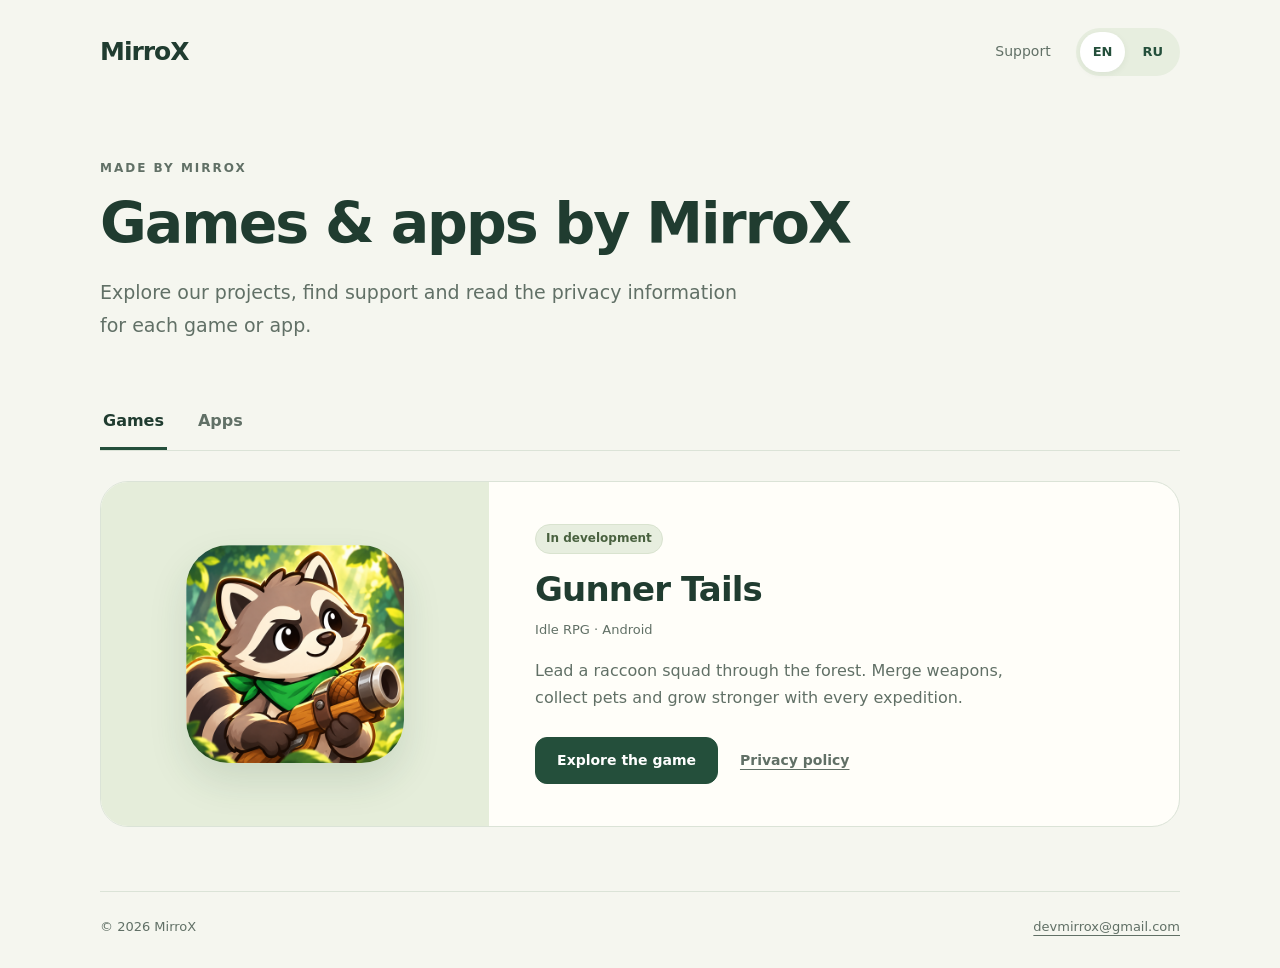
<file: index.html>
<!doctype html>
<html lang="en"><head><meta charset="utf-8"><meta name="viewport" content="width=device-width, initial-scale=1"><meta name="description" content="Games and apps by MirroX. Explore Gunner Tails, find support and read privacy information."><title>MirroX — Games & Apps</title><link rel="stylesheet" href="assets/site.css"></head>
<body data-page="home"><a class="skip" href="#main" data-en="Skip to content" data-ru="Перейти к содержимому">Skip to content</a>
<header class="top"><a class="wordmark" href="./" data-local>MirroX</a><div class="header-right"><a class="header-link" href="mailto:devmirrox@gmail.com" data-en="Support" data-ru="Поддержка">Support</a><div class="languages" aria-label="Language"><button type="button" data-lang="en" aria-pressed="true">EN</button><button type="button" data-lang="ru" aria-pressed="false">RU</button></div></div></header>
<main id="main" class="wrap"><section class="hero"><p class="eyebrow" data-en="Made by MirroX" data-ru="От MirroX">Made by MirroX</p><h1 data-en="Games & apps by MirroX" data-ru="Игры и приложения MirroX">Games & apps by MirroX</h1><p class="lead" data-en="Explore our projects, find support and read the privacy information for each game or app." data-ru="Знакомьтесь с нашими проектами, обращайтесь в поддержку и находите политику конфиденциальности нужной игры или приложения.">Explore our projects, find support and read the privacy information for each game or app.</p></section>
<div class="tabs" role="tablist" aria-label="Projects"><button id="tab-games" role="tab" data-tab="games" aria-selected="true" aria-controls="games" data-en="Games" data-ru="Игры">Games</button><button id="tab-apps" role="tab" data-tab="apps" aria-selected="false" aria-controls="apps" tabindex="-1" data-en="Apps" data-ru="Приложения">Apps</button></div>
<section class="panel" id="games" role="tabpanel" aria-labelledby="tab-games"><article class="game-card"><div class="game-art"><img src="assets/icon.png" width="512" height="512" alt="Gunner Tails"></div><div class="game-copy"><span class="status" data-en="In development" data-ru="В разработке">In development</span><h2>Gunner Tails</h2><p class="genre">Idle RPG · Android</p><p data-en="Lead a raccoon squad through the forest. Merge weapons, collect pets and grow stronger with every expedition." data-ru="Проведите отряд енотов через лес. Объединяйте оружие, собирайте питомцев и становитесь сильнее с каждой экспедицией.">Lead a raccoon squad through the forest. Merge weapons, collect pets and grow stronger with every expedition.</p><div class="actions"><a class="button" href="games/gunner-tails/" data-local data-en="Explore the game" data-ru="Об игре">Explore the game</a><a class="text-link" href="games/gunner-tails/privacy/" data-local data-en="Privacy policy" data-ru="Конфиденциальность">Privacy policy</a></div></div></article></section>
<section class="panel" id="apps" role="tabpanel" aria-labelledby="tab-apps" hidden><div class="empty"><p class="eyebrow" data-en="MirroX Apps" data-ru="Приложения MirroX">MirroX Apps</p><h2 data-en="A place for what's next" data-ru="Место для новых проектов">A place for what's next</h2><p data-en="No apps have been announced yet. Future apps and their support information will appear here." data-ru="Приложения пока не представлены. Здесь появятся новые проекты и информация об их поддержке.">No apps have been announced yet. Future apps and their support information will appear here.</p></div></section>
</main><footer><span>© 2026 MirroX</span><a href="mailto:devmirrox@gmail.com">devmirrox@gmail.com</a></footer><script src="assets/site.js" defer></script></body></html>
</file>
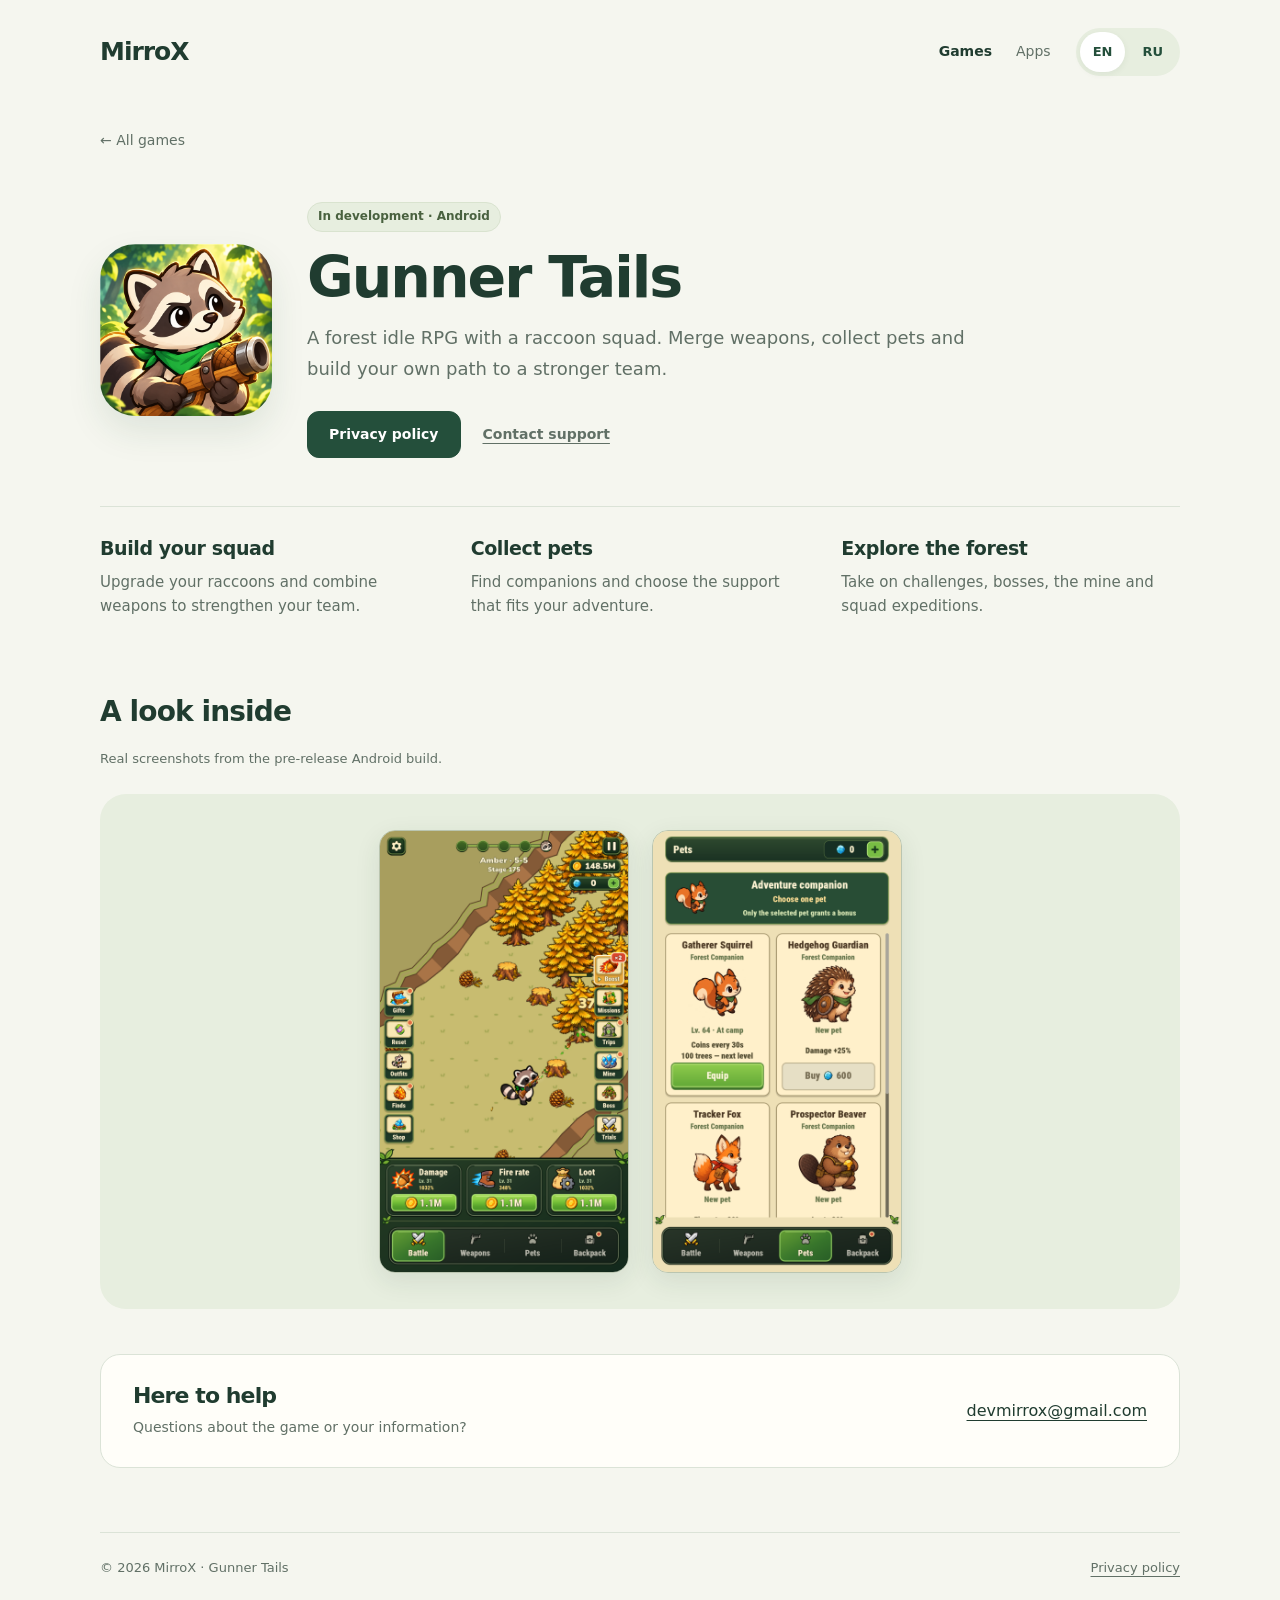
<file: games/gunner-tails/index.html>
<!doctype html>
<html lang="en"><head><meta charset="utf-8"><meta name="viewport" content="width=device-width, initial-scale=1"><meta name="description" content="Gunner Tails: Idle RPG by MirroX. A raccoon squad, weapon merging, pets and forest expeditions."><title>Gunner Tails — MirroX</title><link rel="icon" href="../../assets/icon.png"><link rel="stylesheet" href="../../assets/site.css"></head>
<body data-page="game"><a class="skip" href="#main" data-en="Skip to content" data-ru="Перейти к содержимому">Skip to content</a><header class="top"><a class="wordmark" href="../../" data-local>MirroX</a><div class="header-right"><nav class="subnav" aria-label="Projects"><a href="../../#games" data-local aria-current="page" data-en="Games" data-ru="Игры">Games</a><a href="../../#apps" data-local data-en="Apps" data-ru="Приложения">Apps</a></nav><div class="languages" aria-label="Language"><button type="button" data-lang="en" aria-pressed="true">EN</button><button type="button" data-lang="ru" aria-pressed="false">RU</button></div></div></header>
<main class="wrap" id="main"><a class="breadcrumb" href="../../#games" data-local data-en="← All games" data-ru="← Все игры">← All games</a><section class="game-hero"><img class="icon" src="../../assets/icon.png" width="512" height="512" alt="Gunner Tails"><div><span class="status" data-en="In development · Android" data-ru="В разработке · Android">In development · Android</span><h1>Gunner Tails</h1><p class="lead" data-en="A forest idle RPG with a raccoon squad. Merge weapons, collect pets and build your own path to a stronger team." data-ru="Лесная idle RPG с отрядом енотов. Объединяйте оружие, собирайте питомцев и развивайте собственную стратегию усиления команды.">A forest idle RPG with a raccoon squad. Merge weapons, collect pets and build your own path to a stronger team.</p><div class="actions"><a class="button" href="privacy/" data-local data-en="Privacy policy" data-ru="Политика конфиденциальности">Privacy policy</a><a class="text-link" href="mailto:devmirrox@gmail.com" data-en="Contact support" data-ru="Написать в поддержку">Contact support</a></div></div></section>
<section class="features" aria-label="Game features"><div><h2 data-en="Build your squad" data-ru="Соберите отряд">Build your squad</h2><p data-en="Upgrade your raccoons and combine weapons to strengthen your team." data-ru="Улучшайте енотов и объединяйте оружие, усиливая команду.">Upgrade your raccoons and combine weapons to strengthen your team.</p></div><div><h2 data-en="Collect pets" data-ru="Собирайте питомцев">Collect pets</h2><p data-en="Find companions and choose the support that fits your adventure." data-ru="Находите спутников и выбирайте помощников для своего приключения.">Find companions and choose the support that fits your adventure.</p></div><div><h2 data-en="Explore the forest" data-ru="Исследуйте лес">Explore the forest</h2><p data-en="Take on challenges, bosses, the mine and squad expeditions." data-ru="Проходите испытания, сражайтесь с боссами, посещайте шахту и экспедиции отряда.">Take on challenges, bosses, the mine and squad expeditions.</p></div></section>
<section class="media-section"><h2 class="section-heading" data-en="A look inside" data-ru="Внутри игры">A look inside</h2><p class="section-note" data-en="Real screenshots from the pre-release Android build." data-ru="Реальные скриншоты предрелизной сборки Android.">Real screenshots from the pre-release Android build.</p><div class="screenshots"><img src="../../assets/gunner-tails-forest.png" width="1080" height="1920" alt="Gunner Tails forest gameplay" loading="lazy"><img src="../../assets/gunner-tails-pets.png" width="1080" height="1920" alt="Gunner Tails pets" loading="lazy"></div></section>
<section class="support-box"><div><h2 data-en="Here to help" data-ru="Поддержка игры">Here to help</h2><p data-en="Questions about the game or your information?" data-ru="Вопросы об игре или ваших данных?">Questions about the game or your information?</p></div><a href="mailto:devmirrox@gmail.com">devmirrox@gmail.com</a></section></main>
<footer><span>© 2026 MirroX · Gunner Tails</span><a href="privacy/" data-local data-en="Privacy policy" data-ru="Политика конфиденциальности">Privacy policy</a></footer><script src="../../assets/site.js" defer></script></body></html>
</file>
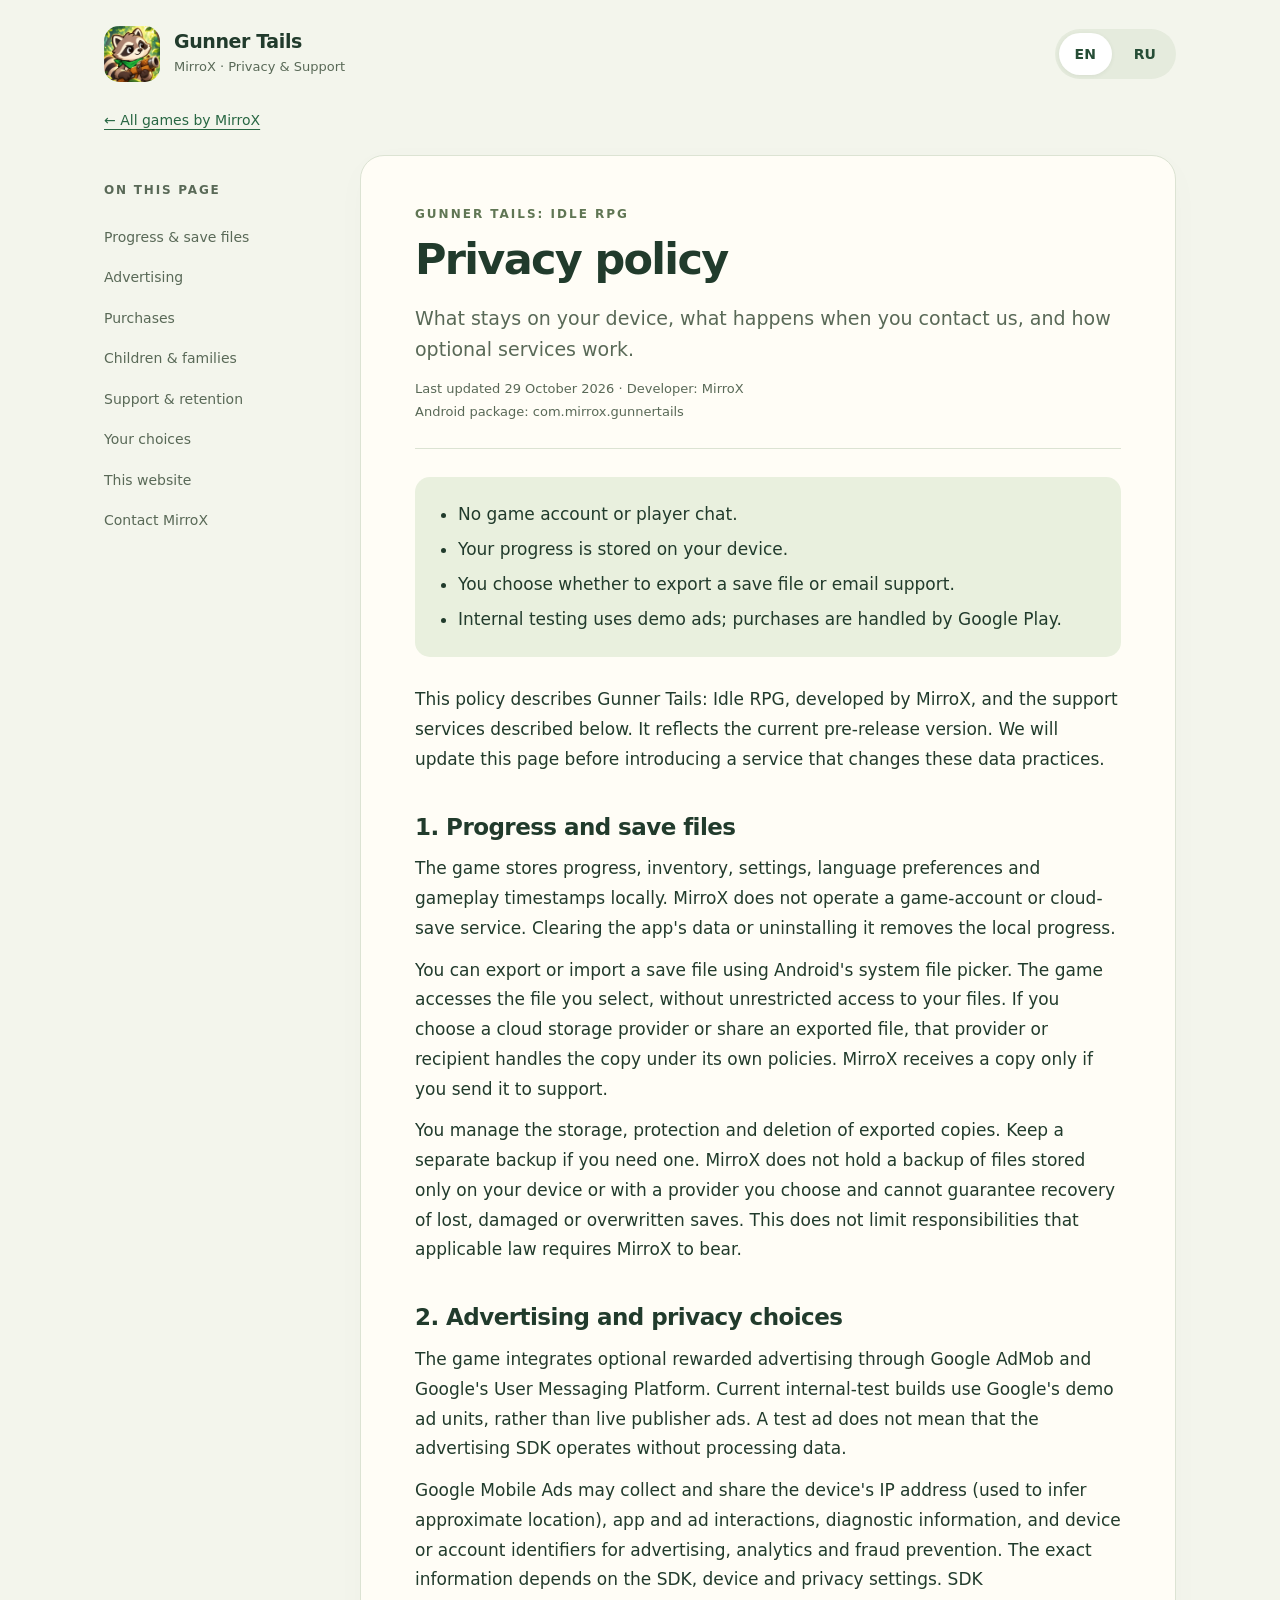
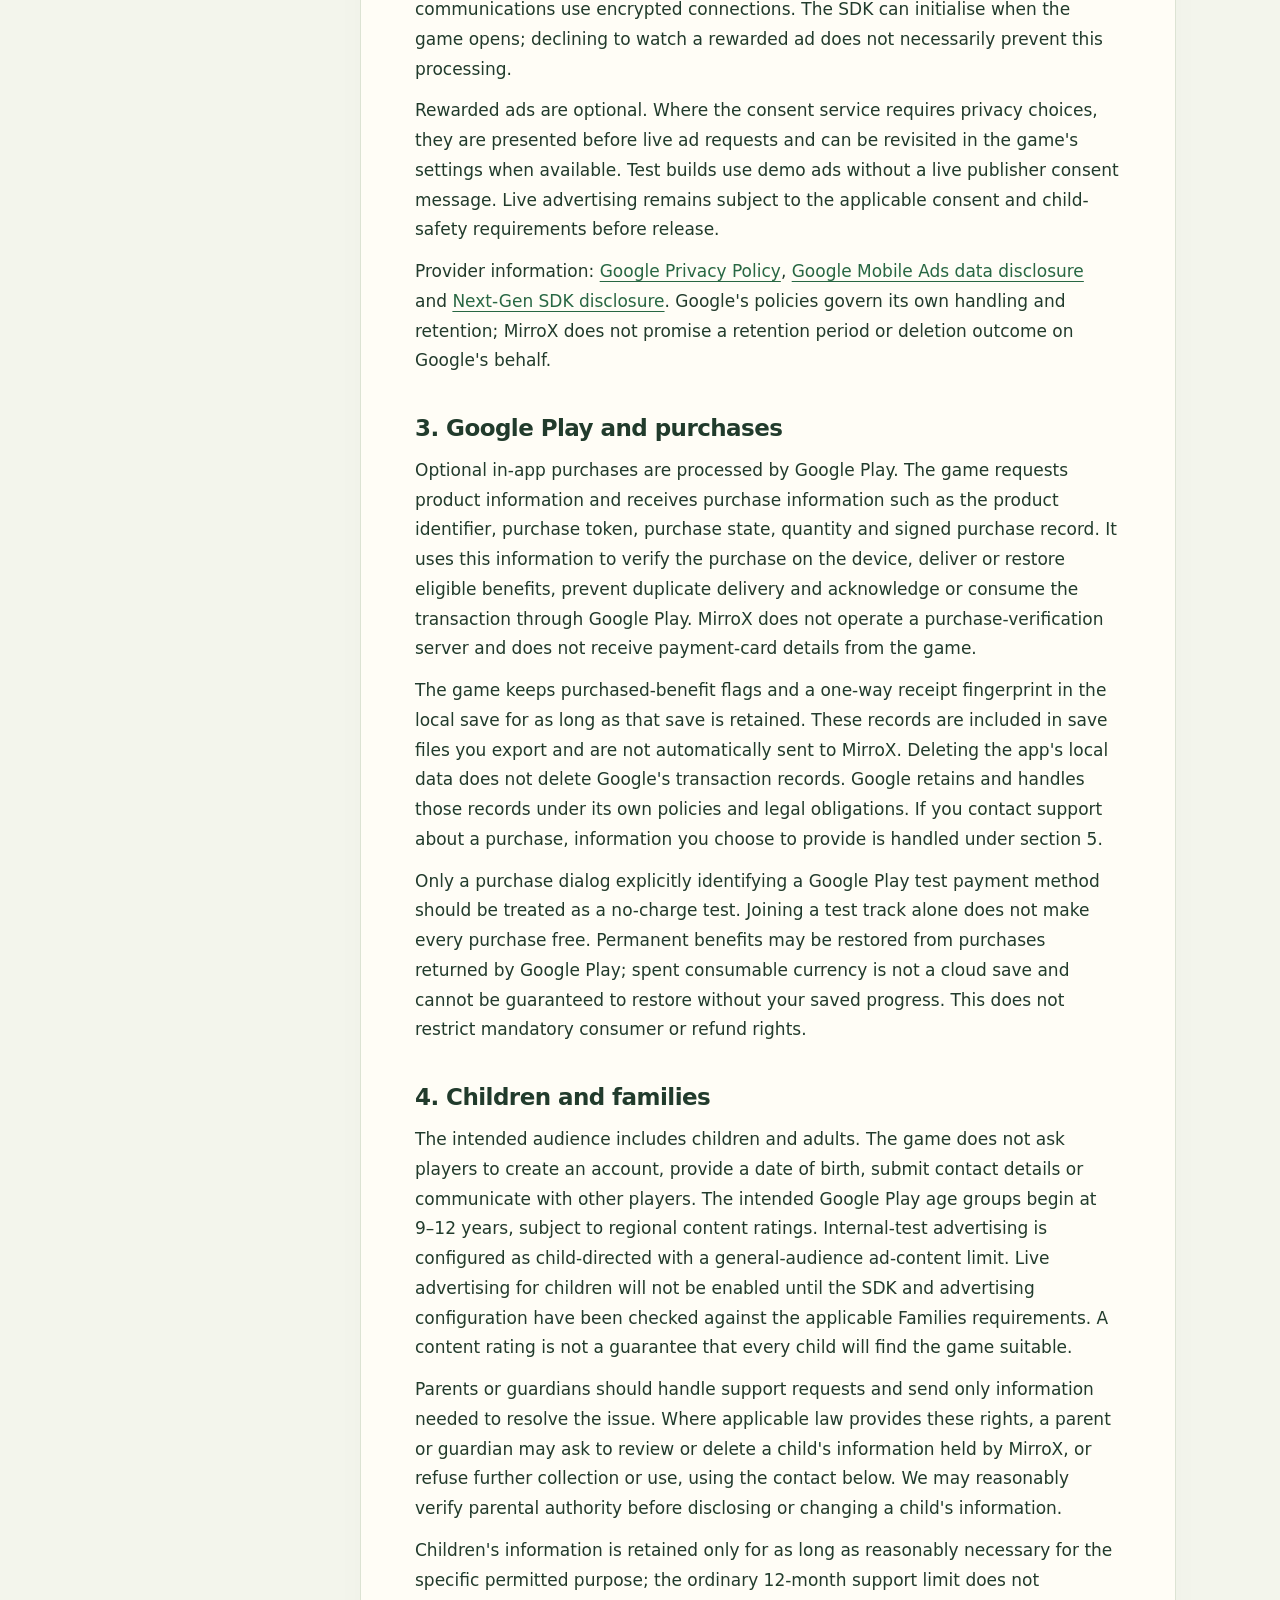
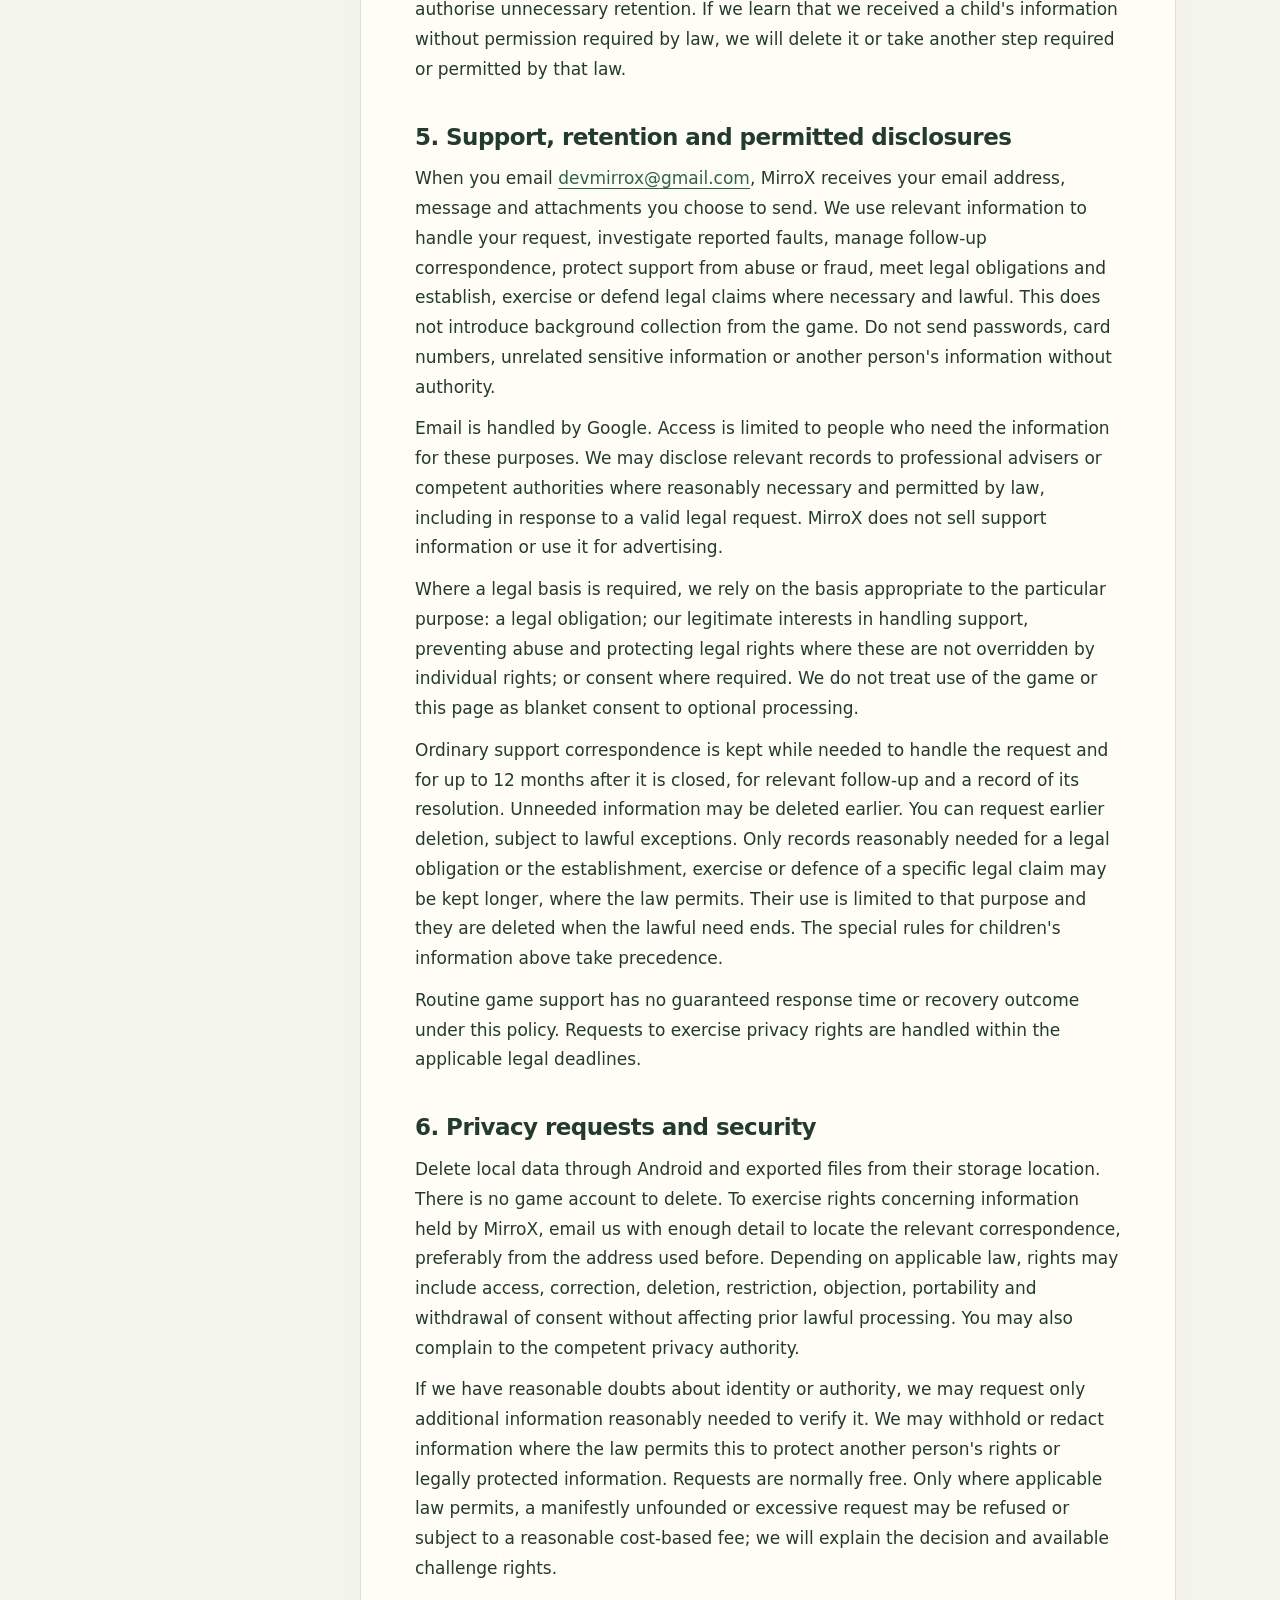
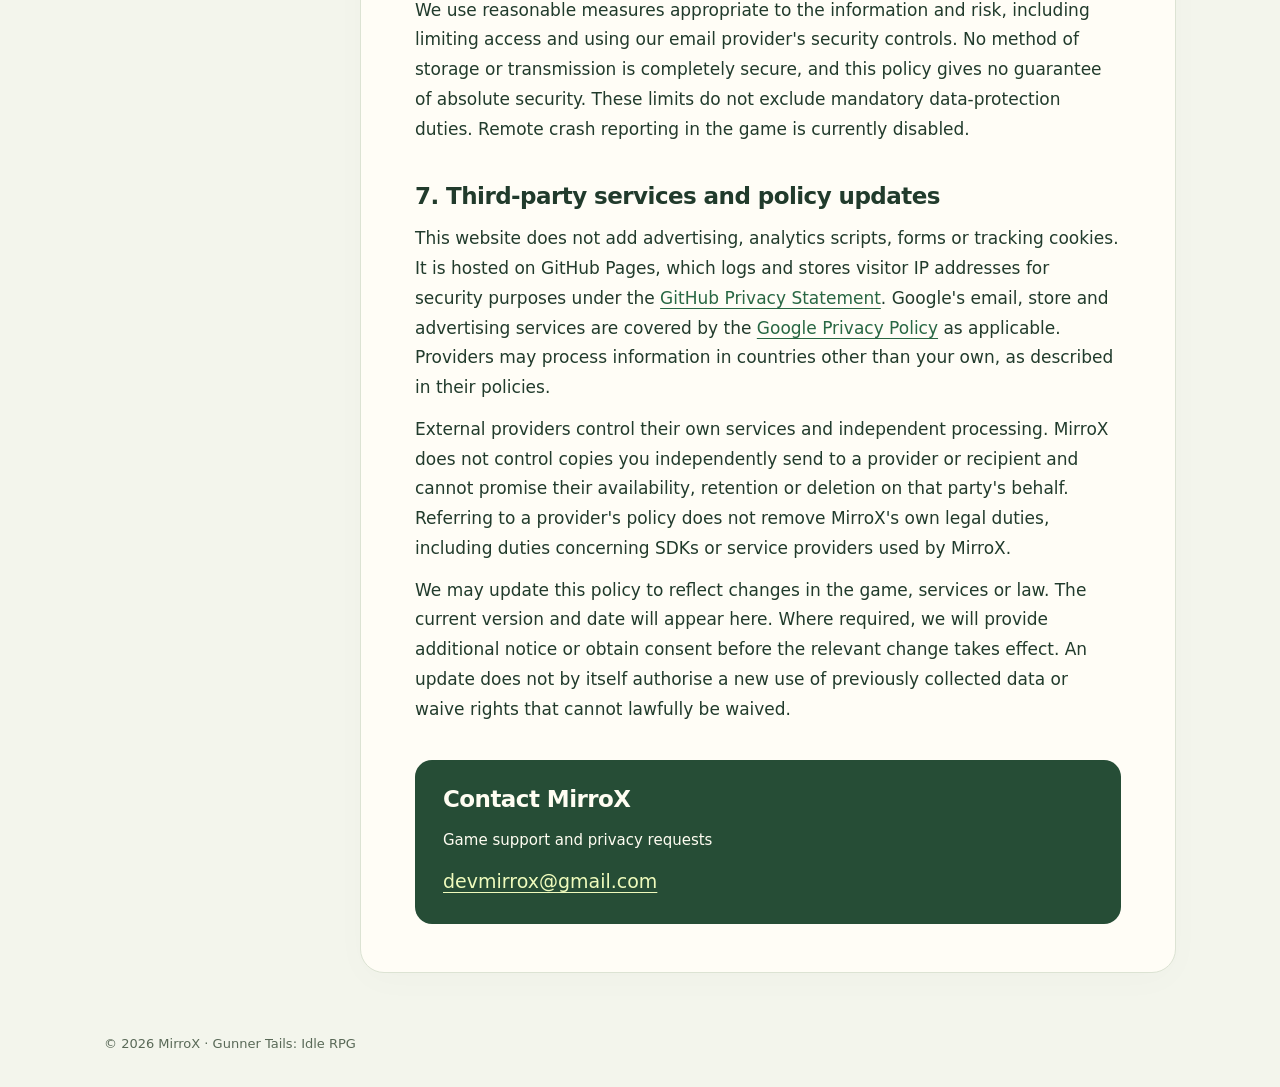
<file: games/gunner-tails/privacy/index.html>
<!doctype html>
<html lang="en">
<head>
<meta charset="utf-8"><meta name="viewport" content="width=device-width, initial-scale=1">
<meta name="description" content="Privacy information and support for Gunner Tails: Idle RPG by MirroX.">

<title>Gunner Tails — Privacy & Support</title>
<link rel="icon" href="../../../assets/icon.png">
<style>
:root{color-scheme:light;--ink:#213b2c;--muted:#596957;--paper:#fffdf6;--line:#dce3d3;--green:#264d36;--accent:#e9f0de}*{box-sizing:border-box}html{scroll-behavior:smooth;scroll-padding-top:100px}body{margin:0;background:#f3f5ec;color:var(--ink);font:17px/1.75 system-ui,-apple-system,BlinkMacSystemFont,"Segoe UI",sans-serif}a{color:#286743;text-underline-offset:4px}a:hover{text-decoration-thickness:2px}button,a{touch-action:manipulation}a:focus-visible,button:focus-visible{outline:3px solid #849a3b;outline-offset:5px}.top{max-width:1120px;margin:auto;display:flex;align-items:center;justify-content:space-between;gap:20px;padding:26px 24px}.brand{display:flex;align-items:center;gap:14px;text-decoration:none;color:var(--ink)}.brand img{width:56px;height:56px;border-radius:15px}.brand strong{display:block;font-size:19px;line-height:1.3;letter-spacing:-.4px}.brand small{display:block;color:var(--muted);font-size:13px;margin-top:3px}.languages{display:flex;gap:6px;padding:4px;background:#e5ebdd;border-radius:28px}.languages button{border:0;background:transparent;padding:9px 16px;border-radius:24px;font:600 14px system-ui;color:var(--green);cursor:pointer;min-height:42px}.languages button[aria-pressed=true]{background:white;box-shadow:0 1px 4px #28432a13}.review{width:calc(100% - 48px);max-width:1072px;margin:0 auto 28px;background:#fff3d6;border:1px solid #eadcb3;padding:14px 20px;border-radius:12px;font-size:14px;color:#624d24}.shell{max-width:1120px;margin:0 auto;display:grid;grid-template-columns:220px minmax(0,1fr);gap:36px;padding:0 24px 60px}nav{position:sticky;top:28px;align-self:start;padding-top:25px}nav p{font-size:12px;font-weight:700;letter-spacing:1.8px;color:var(--muted);margin:0 0 16px}nav a{display:block;font-size:14px;text-decoration:none;padding:8px 0;color:var(--muted)}nav a:hover{color:var(--green)}article{background:var(--paper);border:1px solid var(--line);border-radius:24px;padding:48px 54px;box-shadow:0 8px 36px #24492b05}h1{font-size:43px;letter-spacing:-1.7px;line-height:1.13;margin:10px 0 20px;font-weight:740}h2{font-size:23px;letter-spacing:-.55px;line-height:1.3;margin:38px 0 12px}p{margin:12px 0}.eyebrow{color:#607654;font-size:12px;font-weight:750;letter-spacing:2px}.intro{font-size:19px;line-height:1.65;color:var(--muted)}.meta{font-size:13px;color:var(--muted);padding-bottom:25px;margin-bottom:28px;border-bottom:1px solid var(--line)}.summary{padding:18px 23px;border-radius:15px;background:var(--accent);margin:28px 0}.summary ul{padding-left:20px;margin:0}.summary li{margin:5px 0}.release{border-left:3px solid #9daa74;padding:3px 0 3px 18px;color:var(--muted);font-size:15px}ul{padding-left:23px}li{margin:8px 0}.contact{margin-top:36px;background:var(--green);color:#fffdf2;border-radius:17px;padding:25px 28px}.contact h2{color:inherit;margin:0 0 10px}.contact p{font-size:15px}.contact a{color:#effbbd;font-size:19px;overflow-wrap:anywhere}footer{max-width:1120px;margin:auto;padding:0 24px 32px;color:var(--muted);font-size:13px}section[hidden],article[hidden],nav[hidden]{display:none}.skip{position:absolute;top:-90px;left:12px;background:white;padding:12px;z-index:10}.skip:focus{top:12px}@media(max-width:800px){.shell{display:block;max-width:740px}.review{margin:0 24px 22px}nav{display:none}article{padding:35px 30px}h1{font-size:37px}.top{max-width:740px}}@media(max-width:450px){body{font-size:16px}.top{padding:18px;gap:8px}.brand img{width:46px;height:46px;border-radius:12px}.brand strong{font-size:16px}.brand small{font-size:11px}.languages button{padding:8px 11px}.review{margin:0 16px 18px;padding:12px 15px}.shell{padding:0 16px 32px}article{padding:28px 23px;border-radius:19px}h1{font-size:34px}.intro{font-size:17px}h2{font-size:21px}.summary{padding:15px 18px}.contact{padding:22px}.contact a{font-size:17px}}@media(max-width:450px){article[lang=ru] h1{font-size:clamp(22px,7vw,28px);letter-spacing:-1px}.review{width:calc(100% - 32px)}}@media(prefers-reduced-motion:reduce){html{scroll-behavior:auto}}
.catalog-return{max-width:1120px;margin:0 auto 22px;padding:0 24px;font-size:14px}</style>
</head>
<body>
<a class="skip" href="#policy-en">Skip to privacy policy</a>
<header class="top"><a class="brand" href="../"><img src="../../../assets/icon.png" alt="Gunner Tails raccoon" width="56" height="56"><span><strong>Gunner Tails</strong><small>MirroX · Privacy & Support</small></span></a><div class="languages" aria-label="Language"><button type="button" data-lang="en" aria-pressed="true">EN</button><button type="button" data-lang="ru" aria-pressed="false">RU</button></div></header>

<div class="catalog-return"><a data-catalog href="../../../#games">← All games by MirroX</a></div>
<main class="shell">
<nav id="nav-en" aria-label="On this page"><p>ON THIS PAGE</p><a href="#progress-en">Progress & save files</a><a href="#ads-en">Advertising</a><a href="#purchases-en">Purchases</a><a href="#children-en">Children & families</a><a href="#support-en">Support & retention</a><a href="#choices-en">Your choices</a><a href="#website-en">This website</a><a href="#contact-en">Contact MirroX</a></nav>
<article id="policy-en" lang="en"><div class="eyebrow">GUNNER TAILS: IDLE RPG</div><h1>Privacy policy</h1><p class="intro">What stays on your device, what happens when you contact us, and how optional services work.</p><p class="meta">Last updated 29 October 2026 · Developer: MirroX<br>Android package: com.mirrox.gunnertails</p>
<div class="summary"><ul><li>No game account or player chat.</li><li>Your progress is stored on your device.</li><li>You choose whether to export a save file or email support.</li><li>Internal testing uses demo ads; purchases are handled by Google Play.</li></ul></div>
<p>This policy describes Gunner Tails: Idle RPG, developed by MirroX, and the support services described below. It reflects the current pre-release version. We will update this page before introducing a service that changes these data practices.</p>
<h2 id="progress-en">1. Progress and save files</h2>
<p>The game stores progress, inventory, settings, language preferences and gameplay timestamps locally. MirroX does not operate a game-account or cloud-save service. Clearing the app's data or uninstalling it removes the local progress.</p>
<p>You can export or import a save file using Android's system file picker. The game accesses the file you select, without unrestricted access to your files. If you choose a cloud storage provider or share an exported file, that provider or recipient handles the copy under its own policies. MirroX receives a copy only if you send it to support.</p>
<p>You manage the storage, protection and deletion of exported copies. Keep a separate backup if you need one. MirroX does not hold a backup of files stored only on your device or with a provider you choose and cannot guarantee recovery of lost, damaged or overwritten saves. This does not limit responsibilities that applicable law requires MirroX to bear.</p>
<h2 id="ads-en">2. Advertising and privacy choices</h2>
<p>The game integrates optional rewarded advertising through Google AdMob and Google's User Messaging Platform. Current internal-test builds use Google's demo ad units, rather than live publisher ads. A test ad does not mean that the advertising SDK operates without processing data.</p>
<p>Google Mobile Ads may collect and share the device's IP address (used to infer approximate location), app and ad interactions, diagnostic information, and device or account identifiers for advertising, analytics and fraud prevention. The exact information depends on the SDK, device and privacy settings. SDK communications use encrypted connections. The SDK can initialise when the game opens; declining to watch a rewarded ad does not necessarily prevent this processing.</p>
<p>Rewarded ads are optional. Where the consent service requires privacy choices, they are presented before live ad requests and can be revisited in the game's settings when available. Test builds use demo ads without a live publisher consent message. Live advertising remains subject to the applicable consent and child-safety requirements before release.</p>
<p>Provider information: <a href="https://policies.google.com/privacy" rel="noopener">Google Privacy Policy</a>, <a href="https://developers.google.com/admob/android/privacy/play-data-disclosure" rel="noopener">Google Mobile Ads data disclosure</a> and <a href="https://developers.google.com/admob/android/next-gen/privacy/play-data-disclosure" rel="noopener">Next-Gen SDK disclosure</a>. Google's policies govern its own handling and retention; MirroX does not promise a retention period or deletion outcome on Google's behalf.</p>
<h2 id="purchases-en">3. Google Play and purchases</h2>
<p>Optional in-app purchases are processed by Google Play. The game requests product information and receives purchase information such as the product identifier, purchase token, purchase state, quantity and signed purchase record. It uses this information to verify the purchase on the device, deliver or restore eligible benefits, prevent duplicate delivery and acknowledge or consume the transaction through Google Play. MirroX does not operate a purchase-verification server and does not receive payment-card details from the game.</p>
<p>The game keeps purchased-benefit flags and a one-way receipt fingerprint in the local save for as long as that save is retained. These records are included in save files you export and are not automatically sent to MirroX. Deleting the app's local data does not delete Google's transaction records. Google retains and handles those records under its own policies and legal obligations. If you contact support about a purchase, information you choose to provide is handled under section 5.</p>
<p>Only a purchase dialog explicitly identifying a Google Play test payment method should be treated as a no-charge test. Joining a test track alone does not make every purchase free. Permanent benefits may be restored from purchases returned by Google Play; spent consumable currency is not a cloud save and cannot be guaranteed to restore without your saved progress. This does not restrict mandatory consumer or refund rights.</p>
<h2 id="children-en">4. Children and families</h2>
<p>The intended audience includes children and adults. The game does not ask players to create an account, provide a date of birth, submit contact details or communicate with other players. The intended Google Play age groups begin at 9–12 years, subject to regional content ratings. Internal-test advertising is configured as child-directed with a general-audience ad-content limit. Live advertising for children will not be enabled until the SDK and advertising configuration have been checked against the applicable Families requirements. A content rating is not a guarantee that every child will find the game suitable.</p>
<p>Parents or guardians should handle support requests and send only information needed to resolve the issue. Where applicable law provides these rights, a parent or guardian may ask to review or delete a child's information held by MirroX, or refuse further collection or use, using the contact below. We may reasonably verify parental authority before disclosing or changing a child's information.</p>
<p>Children's information is retained only for as long as reasonably necessary for the specific permitted purpose; the ordinary 12-month support limit does not authorise unnecessary retention. If we learn that we received a child's information without permission required by law, we will delete it or take another step required or permitted by that law.</p>
<h2 id="support-en">5. Support, retention and permitted disclosures</h2>
<p>When you email <a href="mailto:devmirrox@gmail.com">devmirrox@gmail.com</a>, MirroX receives your email address, message and attachments you choose to send. We use relevant information to handle your request, investigate reported faults, manage follow-up correspondence, protect support from abuse or fraud, meet legal obligations and establish, exercise or defend legal claims where necessary and lawful. This does not introduce background collection from the game. Do not send passwords, card numbers, unrelated sensitive information or another person's information without authority.</p>
<p>Email is handled by Google. Access is limited to people who need the information for these purposes. We may disclose relevant records to professional advisers or competent authorities where reasonably necessary and permitted by law, including in response to a valid legal request. MirroX does not sell support information or use it for advertising.</p>
<p>Where a legal basis is required, we rely on the basis appropriate to the particular purpose: a legal obligation; our legitimate interests in handling support, preventing abuse and protecting legal rights where these are not overridden by individual rights; or consent where required. We do not treat use of the game or this page as blanket consent to optional processing.</p>
<p>Ordinary support correspondence is kept while needed to handle the request and for up to 12 months after it is closed, for relevant follow-up and a record of its resolution. Unneeded information may be deleted earlier. You can request earlier deletion, subject to lawful exceptions. Only records reasonably needed for a legal obligation or the establishment, exercise or defence of a specific legal claim may be kept longer, where the law permits. Their use is limited to that purpose and they are deleted when the lawful need ends. The special rules for children's information above take precedence.</p>
<p>Routine game support has no guaranteed response time or recovery outcome under this policy. Requests to exercise privacy rights are handled within the applicable legal deadlines.</p>
<h2 id="choices-en">6. Privacy requests and security</h2>
<p>Delete local data through Android and exported files from their storage location. There is no game account to delete. To exercise rights concerning information held by MirroX, email us with enough detail to locate the relevant correspondence, preferably from the address used before. Depending on applicable law, rights may include access, correction, deletion, restriction, objection, portability and withdrawal of consent without affecting prior lawful processing. You may also complain to the competent privacy authority.</p>
<p>If we have reasonable doubts about identity or authority, we may request only additional information reasonably needed to verify it. We may withhold or redact information where the law permits this to protect another person's rights or legally protected information. Requests are normally free. Only where applicable law permits, a manifestly unfounded or excessive request may be refused or subject to a reasonable cost-based fee; we will explain the decision and available challenge rights.</p>
<p>We use reasonable measures appropriate to the information and risk, including limiting access and using our email provider's security controls. No method of storage or transmission is completely secure, and this policy gives no guarantee of absolute security. These limits do not exclude mandatory data-protection duties. Remote crash reporting in the game is currently disabled.</p>
<h2 id="website-en">7. Third-party services and policy updates</h2>
<p>This website does not add advertising, analytics scripts, forms or tracking cookies. It is hosted on GitHub Pages, which logs and stores visitor IP addresses for security purposes under the <a href="https://docs.github.com/en/site-policy/privacy-policies/github-general-privacy-statement">GitHub Privacy Statement</a>. Google's email, store and advertising services are covered by the <a href="https://policies.google.com/privacy">Google Privacy Policy</a> as applicable. Providers may process information in countries other than your own, as described in their policies.</p>
<p>External providers control their own services and independent processing. MirroX does not control copies you independently send to a provider or recipient and cannot promise their availability, retention or deletion on that party's behalf. Referring to a provider's policy does not remove MirroX's own legal duties, including duties concerning SDKs or service providers used by MirroX.</p>
<p>We may update this policy to reflect changes in the game, services or law. The current version and date will appear here. Where required, we will provide additional notice or obtain consent before the relevant change takes effect. An update does not by itself authorise a new use of previously collected data or waive rights that cannot lawfully be waived.</p>
<div class="contact" id="contact-en"><h2>Contact MirroX</h2><p>Game support and privacy requests</p><a href="mailto:devmirrox@gmail.com">devmirrox@gmail.com</a></div></article>
<nav id="nav-ru" aria-label="На этой странице" hidden><p>НА ЭТОЙ СТРАНИЦЕ</p><a href="#progress-ru">Прогресс и файлы</a><a href="#ads-ru">Реклама</a><a href="#purchases-ru">Покупки</a><a href="#children-ru">Дети и семьи</a><a href="#support-ru">Обращения и хранение</a><a href="#choices-ru">Ваш выбор</a><a href="#website-ru">Этот сайт</a><a href="#contact-ru">Связаться с MirroX</a></nav>
<article id="policy-ru" lang="ru" hidden><div class="eyebrow">GUNNER TAILS: IDLE RPG</div><h1>Конфиденциальность</h1><p class="intro">Что остаётся на устройстве, как мы обрабатываем обращения и как работают дополнительные сервисы.</p><p class="meta">Обновлено 29 октября 2026 года · Разработчик: MirroX<br>Пакет Android: com.mirrox.gunnertails</p>
<div class="summary"><ul><li>В игре нет аккаунтов и чата между игроками.</li><li>Прогресс хранится на вашем устройстве.</li><li>Выгрузка сохранения и письмо в поддержку — ваш выбор.</li><li>Во внутреннем тестировании используется демонстрационная реклама; покупки обрабатывает Google Play.</li></ul></div>
<p>Эта политика описывает Gunner Tails: Idle RPG от MirroX и работу поддержки. Текст соответствует текущей предрелизной версии. Перед включением сервиса, меняющего обработку данных, мы обновим эту страницу.</p>
<h2 id="progress-ru">1. Прогресс и файлы сохранения</h2>
<p>Прогресс, инвентарь, настройки, язык и игровые отметки времени хранятся локально. У MirroX нет сервиса игровых аккаунтов или облачных сохранений. Очистка данных приложения или его удаление удаляет локальный прогресс.</p>
<p>Выгрузка и загрузка сохранения используют системный выбор файла Android. Игра получает доступ к выбранному файлу, без неограниченного доступа ко всем файлам устройства. Если вы выберете облачное хранилище или отправите файл другому человеку, обработка копии зависит от этого сервиса или получателя. MirroX получает копию только при её отправке в поддержку.</p>
<p>Вы управляете хранением, защитой и удалением выгруженных копий. При необходимости сохраняйте отдельную резервную копию. MirroX не хранит резервную копию файлов, находящихся только на вашем устройстве или в выбранном вами хранилище, и не гарантирует восстановление утраченных, повреждённых или перезаписанных сохранений. Это не ограничивает ответственность, которую применимый закон обязательно возлагает на MirroX.</p>
<h2 id="ads-ru">2. Реклама и выбор конфиденциальности</h2>
<p>Игра интегрирует добровольную рекламу за награду через Google AdMob и платформу согласия Google UMP. В текущих сборках внутреннего тестирования используются демонстрационные рекламные блоки Google, а не рабочая реклама издателя. Тестовая реклама не означает, что рекламный SDK работает без обработки данных.</p>
<p>Google Mobile Ads может собирать и передавать IP-адрес устройства (для определения приблизительного местоположения), действия в приложении и рекламе, диагностические сведения, идентификаторы устройства или аккаунта — для рекламы, аналитики и предотвращения мошенничества. Точный состав зависит от SDK, устройства и настроек конфиденциальности. Соединения SDK шифруются. SDK может инициализироваться при открытии игры; отказ от просмотра рекламы за награду не обязательно предотвращает такую обработку.</p>
<p>Просмотр рекламы за награду добровольный. Когда сервис согласия требует выбора, он предоставляется до запросов рабочей рекламы; доступные настройки можно повторно открыть в игре. Тестовые сборки используют демонстрационную рекламу без формы согласия рабочего издателя. До выпуска рабочей рекламы необходимо соблюсти применимые требования к согласию и защите детей.</p>
<p>Подробности: <a href="https://policies.google.com/privacy">политика Google</a>, <a href="https://developers.google.com/admob/android/privacy/play-data-disclosure">сведения о данных Google Mobile Ads</a> и <a href="https://developers.google.com/admob/android/next-gen/privacy/play-data-disclosure">сведения о Next-Gen SDK</a>. Google определяет собственные правила обработки и хранения; MirroX не обещает от имени Google конкретный срок хранения или результат удаления.</p>
<h2 id="purchases-ru">3. Google Play и покупки</h2>
<p>Добровольные встроенные покупки обрабатывает Google Play. Игра запрашивает сведения о товарах и получает информацию о покупке: идентификатор товара, токен, состояние, количество и подписанную запись операции. Эти сведения используются для проверки покупки на устройстве, выдачи или восстановления доступных преимуществ, предотвращения повторного начисления и подтверждения либо потребления операции через Google Play. MirroX не использует сервер проверки покупок и не получает из игры реквизиты банковской карты.</p>
<p>Признаки купленных преимуществ и односторонний цифровой отпечаток квитанции хранятся в локальном сохранении, пока оно сохраняется. Эти записи входят в выгружаемые вами файлы прогресса и не отправляются MirroX автоматически. Удаление локальных данных игры не удаляет записи операций Google. Google хранит и обрабатывает их по своим правилам и правовым обязанностям. Сведения, которые вы сами присылаете в поддержку по поводу покупки, обрабатываются согласно разделу 5.</p>
<p>Считать покупку тестом без списания можно только тогда, когда окно Google Play явно показывает тестовый способ оплаты. Само участие в тестировании не делает все покупки бесплатными. Постоянные преимущества могут восстанавливаться из покупок, возвращаемых Google Play; потраченная валюта не является облачным сохранением, и её восстановление без вашего файла прогресса не гарантируется. Это не ограничивает обязательные права потребителя или права на возврат.</p>
<h2 id="children-ru">4. Дети и семьи</h2>
<p>Предполагаемая аудитория включает детей и взрослых. Игра не предлагает создать аккаунт, указать дату рождения или контакты и не позволяет общаться с другими игроками. Предполагаемые группы Google Play начинаются с 9–12 лет с учётом региональных возрастных рейтингов. Внутренняя тестовая реклама настроена как предназначенная для детей с ограничением содержания для общей аудитории. Рабочая реклама для детей не будет включена до проверки SDK и рекламных настроек по применимым требованиям Families. Возрастной рейтинг не гарантирует, что игра подойдёт каждому ребёнку.</p>
<p>Обращаться в поддержку рекомендуется родителям или опекунам, сообщая только необходимые для решения вопроса сведения. Если применимый закон предусматривает такие права, родитель или опекун может запросить просмотр или удаление имеющихся у MirroX сведений о ребёнке либо отказать в их дальнейшем сборе или использовании через контакт ниже. Перед раскрытием или изменением сведений о ребёнке мы можем разумным способом проверить полномочия заявителя.</p>
<p>Сведения о детях хранятся лишь столько, сколько разумно необходимо для конкретной разрешённой цели; обычный предел в 12 месяцев для поддержки не разрешает хранить ненужные сведения. Если станет известно, что сведения о ребёнке получены без требуемого законом разрешения, мы удалим их либо примем другую меру, предусмотренную или допускаемую этим законом.</p>
<h2 id="support-ru">5. Поддержка, хранение и допустимая передача</h2>
<p>Когда вы пишете на <a href="mailto:devmirrox@gmail.com">devmirrox@gmail.com</a>, MirroX получает адрес отправителя, сообщение и выбранные вами вложения. Нужные сведения используются для обработки обращения, разбора ошибок, последующей переписки, защиты поддержки от злоупотреблений и мошенничества, исполнения правовых обязанностей и, при необходимости и законности, предъявления, осуществления или защиты правовых требований. Это не вводит фоновый сбор данных из игры. Не присылайте пароли, номера карт, посторонние чувствительные сведения или данные других людей без полномочий.</p>
<p>Почту обслуживает Google. Доступ ограничивается лицами, которым сведения нужны для этих целей. Мы можем передать относящиеся к вопросу записи профессиональным консультантам или компетентным органам, когда это разумно необходимо и разрешено законом, в том числе по действительному правовому запросу. MirroX не продаёт сведения обращений и не использует их для рекламы.</p>
<p>Когда требуется правовое основание, мы используем подходящее для конкретной цели: правовую обязанность; законные интересы в работе поддержки, предотвращении злоупотреблений и защите прав, если права человека не имеют над ними приоритета; либо согласие, когда оно требуется. Использование игры или этой страницы не считается безусловным согласием на любую дополнительную обработку.</p>
<p>Обычная переписка поддержки хранится, пока она нужна для обработки обращения, и до 12 месяцев после его закрытия — для связанных уточнений и записи о решении. Ненужные сведения могут удаляться раньше. Можно запросить более раннее удаление с учётом законных исключений. Дольше могут храниться только записи, разумно необходимые для правовой обязанности либо предъявления, осуществления или защиты конкретного правового требования, если это допускает закон. Их использование ограничивается этой целью; после прекращения законной необходимости они удаляются. Особые правила о сведениях детей выше имеют приоритет.</p>
<p>Эта политика не гарантирует срок ответа обычной игровой поддержки или результат восстановления прогресса. Запросы о реализации прав на конфиденциальность рассматриваются в сроки, установленные применимым законом.</p>
<h2 id="choices-ru">6. Запросы о данных и безопасность</h2>
<p>Локальные данные удаляются средствами Android, выгруженные файлы — из выбранного хранилища. Игровых аккаунтов для удаления нет. Для реализации прав в отношении данных у MirroX напишите нам, указав достаточно сведений для поиска переписки, желательно с ранее использованного адреса. В зависимости от применимого закона права могут включать доступ, исправление, удаление, ограничение обработки, возражение, переносимость и отзыв согласия без отмены законности прежней обработки. Также можно обратиться в компетентный орган защиты данных.</p>
<p>При разумных сомнениях в личности или полномочиях мы можем запросить только дополнительные сведения, разумно необходимые для проверки. Когда закон это позволяет, отдельные сведения могут не предоставляться или скрываться для защиты прав других лиц либо информации, охраняемой законом. Запросы обычно бесплатны. Только если применимый закон допускает это, явно необоснованный или чрезмерный запрос может быть отклонён либо облагаться разумной платой, основанной на затратах; мы объясним решение и доступные способы его обжалования.</p>
<p>Мы применяем разумные меры, соразмерные сведениям и рискам, включая ограничение доступа и средства безопасности почтового провайдера. Ни один способ хранения или передачи не обеспечивает полную безопасность; эта политика не даёт такой гарантии. Эти ограничения не отменяют обязательных обязанностей по защите данных. Удалённая отправка сведений о сбоях игры сейчас выключена.</p>
<h2 id="website-ru">7. Сторонние сервисы и обновления политики</h2>
<p>На сайте нет добавленных нами рекламных или аналитических скриптов, форм и отслеживающих cookies. Он размещён на GitHub Pages, который регистрирует и хранит IP-адреса посетителей в целях безопасности согласно <a href="https://docs.github.com/en/site-policy/privacy-policies/github-general-privacy-statement">политике GitHub</a>. К почте, магазину и рекламным сервисам Google применяется <a href="https://policies.google.com/privacy">политика Google</a> в соответствующей части. Провайдеры могут обрабатывать сведения за пределами вашей страны, как описано в их политиках.</p>
<p>Сторонние провайдеры управляют своими сервисами и самостоятельной обработкой данных. MirroX не контролирует копии, которые вы самостоятельно направили провайдеру или получателю, и не может от их имени обещать доступность, сроки хранения или удаление. Ссылка на политику провайдера не снимает собственных правовых обязанностей MirroX, включая обязанности в отношении используемых SDK и поставщиков услуг.</p>
<p>Мы можем обновлять политику при изменении игры, сервисов или законодательства. Текущая версия и дата публикуются здесь. Когда это требуется, до вступления соответствующего изменения в силу предоставляется дополнительное уведомление или запрашивается согласие. Само обновление не разрешает новое использование ранее собранных данных и не отменяет права, от которых нельзя отказаться по закону.</p>
<div class="contact" id="contact-ru"><h2>Связаться с MirroX</h2><p>Поддержка игры и запросы о конфиденциальности</p><a href="mailto:devmirrox@gmail.com">devmirrox@gmail.com</a></div></article>
</main><footer>© 2026 MirroX · Gunner Tails: Idle RPG</footer>
<script>
const langButtons=document.querySelectorAll('[data-lang]');
function language(lang){document.documentElement.lang=lang;for(const code of ['en','ru']){document.getElementById('policy-'+code).hidden=code!==lang;document.getElementById('nav-'+code).hidden=code!==lang;}langButtons.forEach(b=>b.setAttribute('aria-pressed',String(b.dataset.lang===lang)));document.querySelector('.brand').href='../?lang='+lang;const catalog=document.querySelector('[data-catalog]');catalog.href='../../../?lang='+lang+'#games';catalog.textContent=lang==='ru'?'← Все игры MirroX':'← All games by MirroX';const skip=document.querySelector('.skip');skip.href='#policy-'+lang;skip.textContent=lang==='ru'?'Перейти к политике':'Skip to privacy policy';}
langButtons.forEach(b=>b.addEventListener('click',()=>{language(b.dataset.lang);const u=new URL(location.href);u.searchParams.set('lang',b.dataset.lang);u.hash=b.dataset.lang;history.replaceState(null,'',u.pathname+u.search+u.hash);}));const initialAnchor=location.hash.slice(1);if(new URLSearchParams(location.search).get('lang')==='ru'||initialAnchor==='ru'||initialAnchor.endsWith('-ru'))language('ru');const initialTarget=document.getElementById(initialAnchor);if(initialTarget)initialTarget.scrollIntoView();
</script>
</body></html>
</file>
<file: assets/site.css>
:root{color-scheme:light;--paper:#f5f6ef;--surface:#fffef9;--ink:#203c30;--muted:#617066;--line:#dbe3d7;--green:#244f3b;--pale:#e7eedf;--accent:#d8e8ba}*{box-sizing:border-box}body{margin:0;background:var(--paper);color:var(--ink);font:16px/1.65 system-ui,-apple-system,BlinkMacSystemFont,"Segoe UI",sans-serif}a{color:inherit;text-underline-offset:4px}button{font:inherit}a,button{touch-action:manipulation}button{cursor:pointer}a:focus-visible,button:focus-visible{outline:3px solid #799747;outline-offset:5px}img{max-width:100%;height:auto;display:block}header,.wrap,footer{width:min(1080px,calc(100% - 48px));margin:auto}.top{display:flex;align-items:center;justify-content:space-between;gap:22px;padding:28px 0}.wordmark{font-size:25px;font-weight:800;letter-spacing:-1px;text-decoration:none}.header-right{display:flex;align-items:center;gap:25px}.header-link{font-size:14px;color:var(--muted);text-decoration:none}.languages{display:flex;gap:4px;padding:4px;background:var(--pale);border-radius:30px}.languages button{border:0;background:transparent;color:var(--green);padding:8px 13px;font-size:13px;font-weight:700;border-radius:24px;min-height:40px}.languages button[aria-pressed=true]{background:white;box-shadow:0 2px 7px #1f3e2510}.hero{padding:55px 0 38px;max-width:760px}.eyebrow{margin:0 0 14px;font-size:12px;letter-spacing:2px;font-weight:750;color:var(--muted);text-transform:uppercase}h1{font-size:clamp(35px,5vw,57px);line-height:1.08;letter-spacing:-2px;margin:0 0 22px;font-weight:760}h2{line-height:1.2;letter-spacing:-.9px}p{margin:0 0 16px}.lead{font-size:19px;line-height:1.7;color:var(--muted);max-width:660px}.tabs{display:flex;gap:28px;border-bottom:1px solid var(--line);margin-bottom:30px}.tabs button{background:none;border:0;border-bottom:3px solid transparent;padding:13px 3px;color:var(--muted);font-weight:650;font-size:16px;min-height:50px}.tabs button[aria-selected=true]{color:var(--ink);border-color:var(--green)}[hidden]{display:none!important}.panel{animation:appear .2s ease-out}.game-card{display:grid;grid-template-columns:36% 1fr;background:var(--surface);border:1px solid var(--line);border-radius:28px;overflow:hidden}.game-art{padding:40px;background:#e5edda;display:flex;align-items:center;justify-content:center;min-height:330px}.game-art img{width:218px;border-radius:43px;box-shadow:0 18px 38px #204c3021}.game-copy{padding:42px 46px}.status{display:inline-block;background:var(--pale);color:#49613f;border:1px solid #d9e3cf;padding:4px 10px;border-radius:20px;font-size:12px;font-weight:650}.game-copy h2{font-size:34px;margin:15px 0 9px}.game-copy .genre{font-size:13px;color:var(--muted);margin-bottom:18px}.game-copy>p{max-width:480px;color:var(--muted)}.actions{display:flex;align-items:center;gap:22px;flex-wrap:wrap;margin-top:26px}.button{display:inline-flex;justify-content:center;align-items:center;min-height:47px;padding:11px 21px;background:var(--green);color:white;border:1px solid var(--green);border-radius:12px;font-weight:650;text-decoration:none;font-size:14px;transition:transform .15s,background .15s}.button:hover{background:#306449}.button:active{transform:scale(.98)}.text-link{font-size:14px;font-weight:550;color:var(--muted)}.empty{background:var(--surface);border:1px solid var(--line);border-radius:26px;min-height:260px;padding:55px;text-align:center;display:flex;align-items:center;justify-content:center;flex-direction:column}.empty h2{font-size:28px;margin:0 0 15px}.empty p{max-width:450px;color:var(--muted)}.section-note{font-size:13px;color:var(--muted);margin-top:19px}footer{border-top:1px solid var(--line);margin-top:64px;padding:24px 0 30px;display:flex;justify-content:space-between;align-items:center;gap:20px;font-size:13px;color:var(--muted)}footer a{overflow-wrap:anywhere}.subnav{display:flex;gap:24px}.subnav a{font-size:14px;text-decoration:none;color:var(--muted)}.subnav a[aria-current=page]{color:var(--ink);font-weight:700}.breadcrumb{display:inline-block;margin:25px 0 26px;font-size:14px;color:var(--muted);text-decoration:none}.game-hero{display:grid;grid-template-columns:172px 1fr;gap:35px;align-items:center;padding:24px 0 48px}.game-hero>.icon{width:172px;border-radius:35px;box-shadow:0 16px 35px #204c301a}.game-hero h1{font-size:clamp(38px,5vw,57px);margin:15px 0}.game-hero .lead{max-width:690px;font-size:18px}.features{display:grid;grid-template-columns:repeat(3,minmax(0,1fr));gap:32px;border-top:1px solid var(--line);padding:30px 0 40px}.features h2{font-size:19px;margin:0 0 10px;letter-spacing:-.4px}.features p{font-size:15px;color:var(--muted)}.media-section{padding:20px 0 15px}.section-heading{font-size:28px;margin:0 0 10px}.screenshots{display:grid;grid-template-columns:repeat(2,minmax(0,250px));gap:23px;justify-content:center;background:var(--pale);padding:36px;border-radius:26px;margin-top:25px}.screenshots img{width:100%;height:auto;border:1px solid #bac5b0;border-radius:16px;box-shadow:0 8px 26px #213b2c19}.support-box{display:flex;align-items:center;justify-content:space-between;gap:25px;margin-top:30px;padding:28px 32px;background:var(--surface);border:1px solid var(--line);border-radius:20px}.support-box h2{font-size:22px;margin:0 0 7px}.support-box p{color:var(--muted);font-size:14px;margin:0}.support-box a{overflow-wrap:anywhere}.skip{position:absolute;left:16px;top:-90px;padding:10px;background:white;z-index:4}.skip:focus{top:10px}@keyframes appear{from{opacity:0;transform:translateY(5px)}to{opacity:1;transform:none}}@media(max-width:760px){.hero{padding-top:35px}.game-card{grid-template-columns:1fr}.game-art{min-height:240px;padding:30px}.game-art img{width:170px;border-radius:34px}.game-copy{padding:30px}.game-copy h2{font-size:30px}.game-hero{grid-template-columns:118px 1fr;gap:22px;align-items:start}.game-hero>.icon{width:118px;border-radius:25px}.game-hero h1{font-size:38px}.features{gap:22px}.support-box{align-items:flex-start;flex-direction:column}.subnav{gap:16px}.header-right{gap:18px}.header-link{display:none}}@media(max-width:480px){header,.wrap,footer{width:calc(100% - 32px)}.top{padding:20px 0}.hero{padding:28px 0 25px}h1{font-size:39px;letter-spacing:-1.4px}.lead{font-size:17px}.game-copy{padding:26px}.game-art{min-height:220px}.game-art img{width:158px;border-radius:31px}.actions{gap:17px}.game-hero{grid-template-columns:1fr;padding-top:5px;gap:22px}.game-hero>.icon{width:108px;border-radius:23px}.game-hero h1{font-size:39px}.features{grid-template-columns:1fr;gap:18px;padding-bottom:25px}.features p{margin-bottom:0}.screenshots{padding:17px;gap:12px;border-radius:18px}.screenshots img{border-radius:10px}.empty{padding:38px 24px}.empty h2{font-size:25px}.support-box{padding:24px}footer{align-items:flex-start;flex-direction:column;gap:7px;margin-top:45px}.subnav{display:none}}@media(prefers-reduced-motion:reduce){*,*:before,*:after{animation:none!important;transition:none!important;scroll-behavior:auto!important}}
</file>
